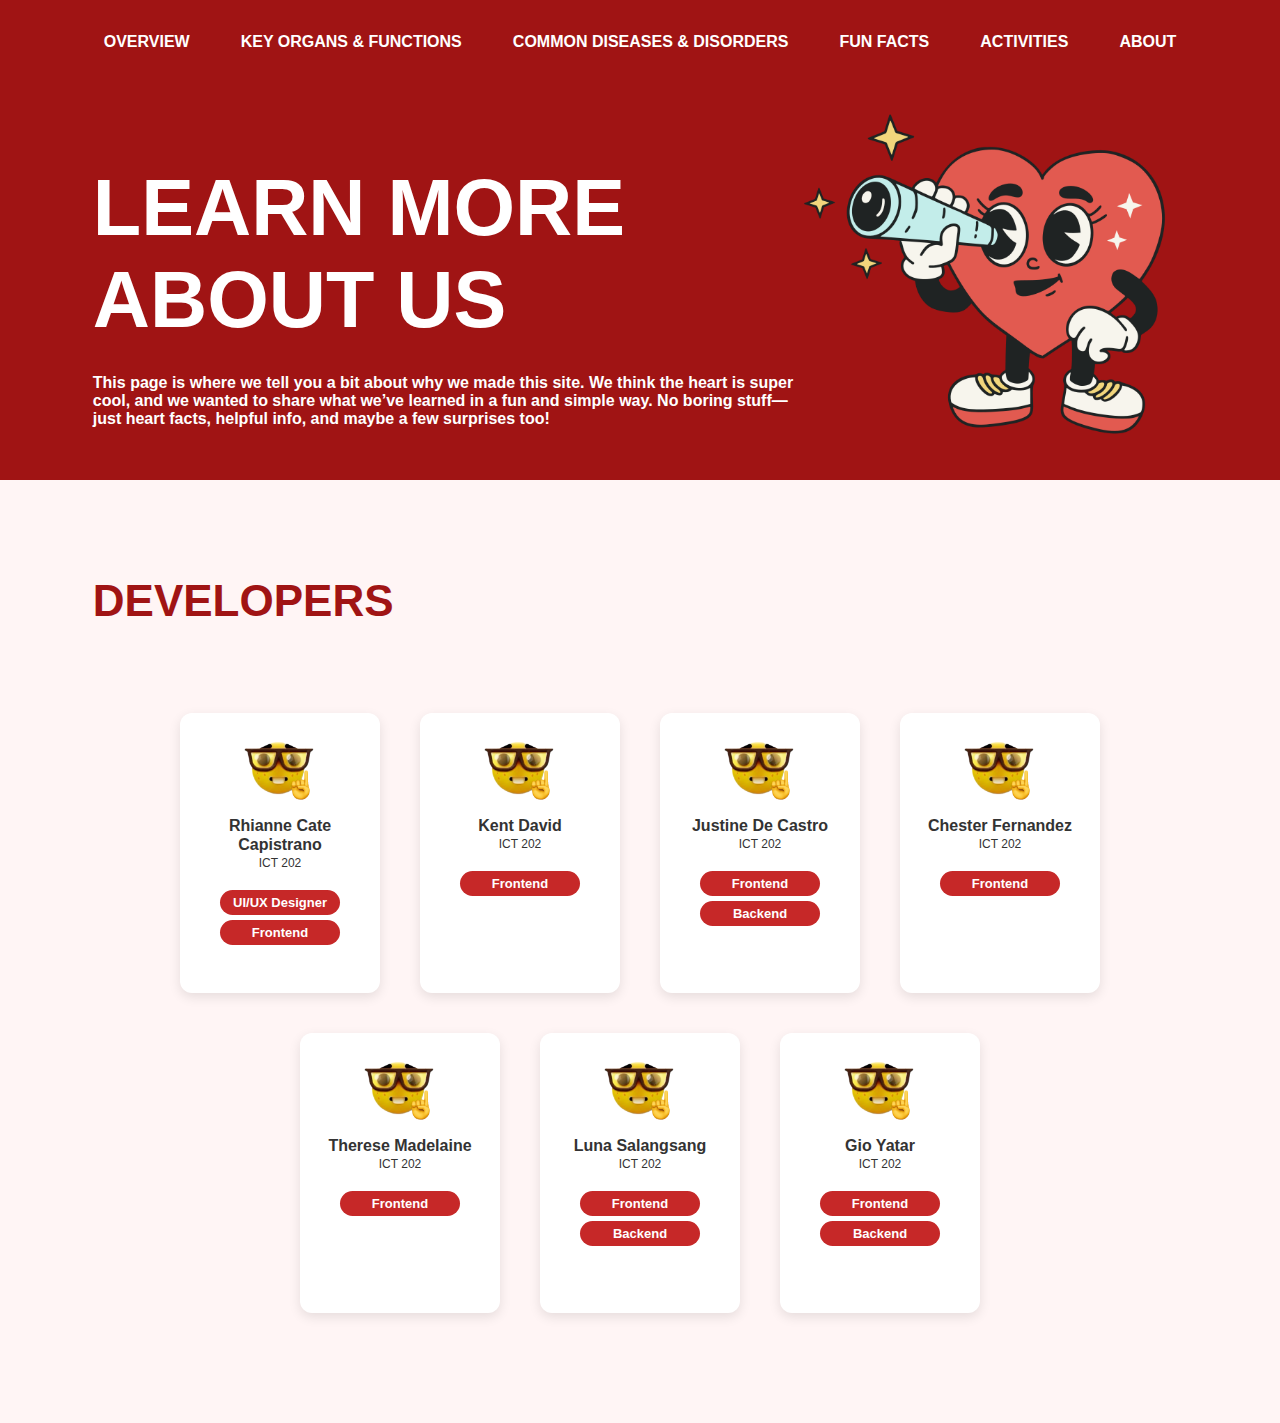
<file: ABOUT/about.html>
<!DOCTYPE html>
<html lang="en">
    <head>
      <meta charset="UTF-8">
      <meta name="viewport" content="width=device-width, initial-scale=1.0">
      <title>Explore Your Cardiovascular System</title>
      <link rel="stylesheet" href="about.css">
    </head>
    <body>
      <!-- Top Section -->
      <section id="introSection">
        <!-- Navigation Bar -->
        <nav id="topNav">
          <ul>
            <li><a href="../index.html">OVERVIEW</a></li>
            <li><a href="../KEY ORGANS & FUNCTIONS/organs.html">KEY ORGANS & FUNCTIONS</a></li>
            <li><a href="../COMMON DISEASES & DISORDERS/disease.html">COMMON DISEASES & DISORDERS</a></li>
            <li><a href="../FUN FACTS/fun.html">FUN FACTS</a></li>
            <li class="dropdown">
              <a href="#">ACTIVITIES</a>
              <ul class="dropdown-content">
                <li><a href="../QUIZ/quiz.html">QUIZ</a></li>
                <li><a href="#">GUESS</a></li>
                <li><a href="#">PUZZLE</a></li>
              </ul>
            </li>
            <li><a href="about.html">ABOUT</a></li>
          </ul>
        </nav>        

        <div id="contents">
          <div id="textContent">
            <h1 id="slogan">LEARN MORE ABOUT US</h1>
            <h2 id="description">This page is where we tell you a bit about why we made this site. We think the heart is super cool, and we wanted to share what we’ve learned in a fun and simple way. No boring stuff—just heart facts, helpful info, and maybe a few surprises too!</h2>
          </div>
          <img id="mainHeartIMG" src="../img/about" alt="Heart Illustration">
        </div>
      </section>

      <!-- Middle Section -->   
      <section id="overviewSection">
        <h2 class="mainPageH2">DEVELOPERS</h2>
        <div class="card-container">
            <div class="card">
                <div class="circle"><img src="../img/Nerd.png"></div>
                <h3>Rhianne Cate Capistrano</h3>
                <p>ICT 202</p>
                <div class="role">UI/UX Designer</div>
                <div class="role">Frontend</div>
            </div>
            <div class="card">
                <div class="circle"><img src="../img/Nerd.png"></div>
                <h3>Kent David</h3>
                <p>ICT 202</p>
                <div class="role">Frontend</div>
            </div>
            <div class="card">
                <div class="circle"><img src="../img/Nerd.png"></div>
                <h3>Justine De Castro</h3>
                <p>ICT 202</p>
                <div class="role">Frontend</div>
                <div class="role">Backend</div>
            </div>
            <div class="card">
                <div class="circle"><img src="../img/Nerd.png"></div>
                <h3>Chester Fernandez</h3>
                <p>ICT 202</p>
                <div class="role">Frontend</div>
            </div>
            <div class="card">
                <div class="circle"><img src="../img/Nerd.png"></div>
                <h3>Therese Madelaine</h3>
                <p>ICT 202</p>
                <div class="role">Frontend</div>
            </div>
            <div class="card">
              <div class="circle"><img src="../img/Nerd.png"></div>
              <h3>Luna Salangsang</h3>
              <p>ICT 202</p>
              <div class="role">Frontend</div>
              <div class="role">Backend</div>
          </div>
          <div class="card">
            <div class="circle"><img src="../img/Nerd.png"></div>
            <h3>Gio Yatar</h3>
            <p>ICT 202</p>
            <div class="role">Frontend</div>
            <div class="role">Backend</div>
          </div>
        </div>
      </section>  
</html>
</file>
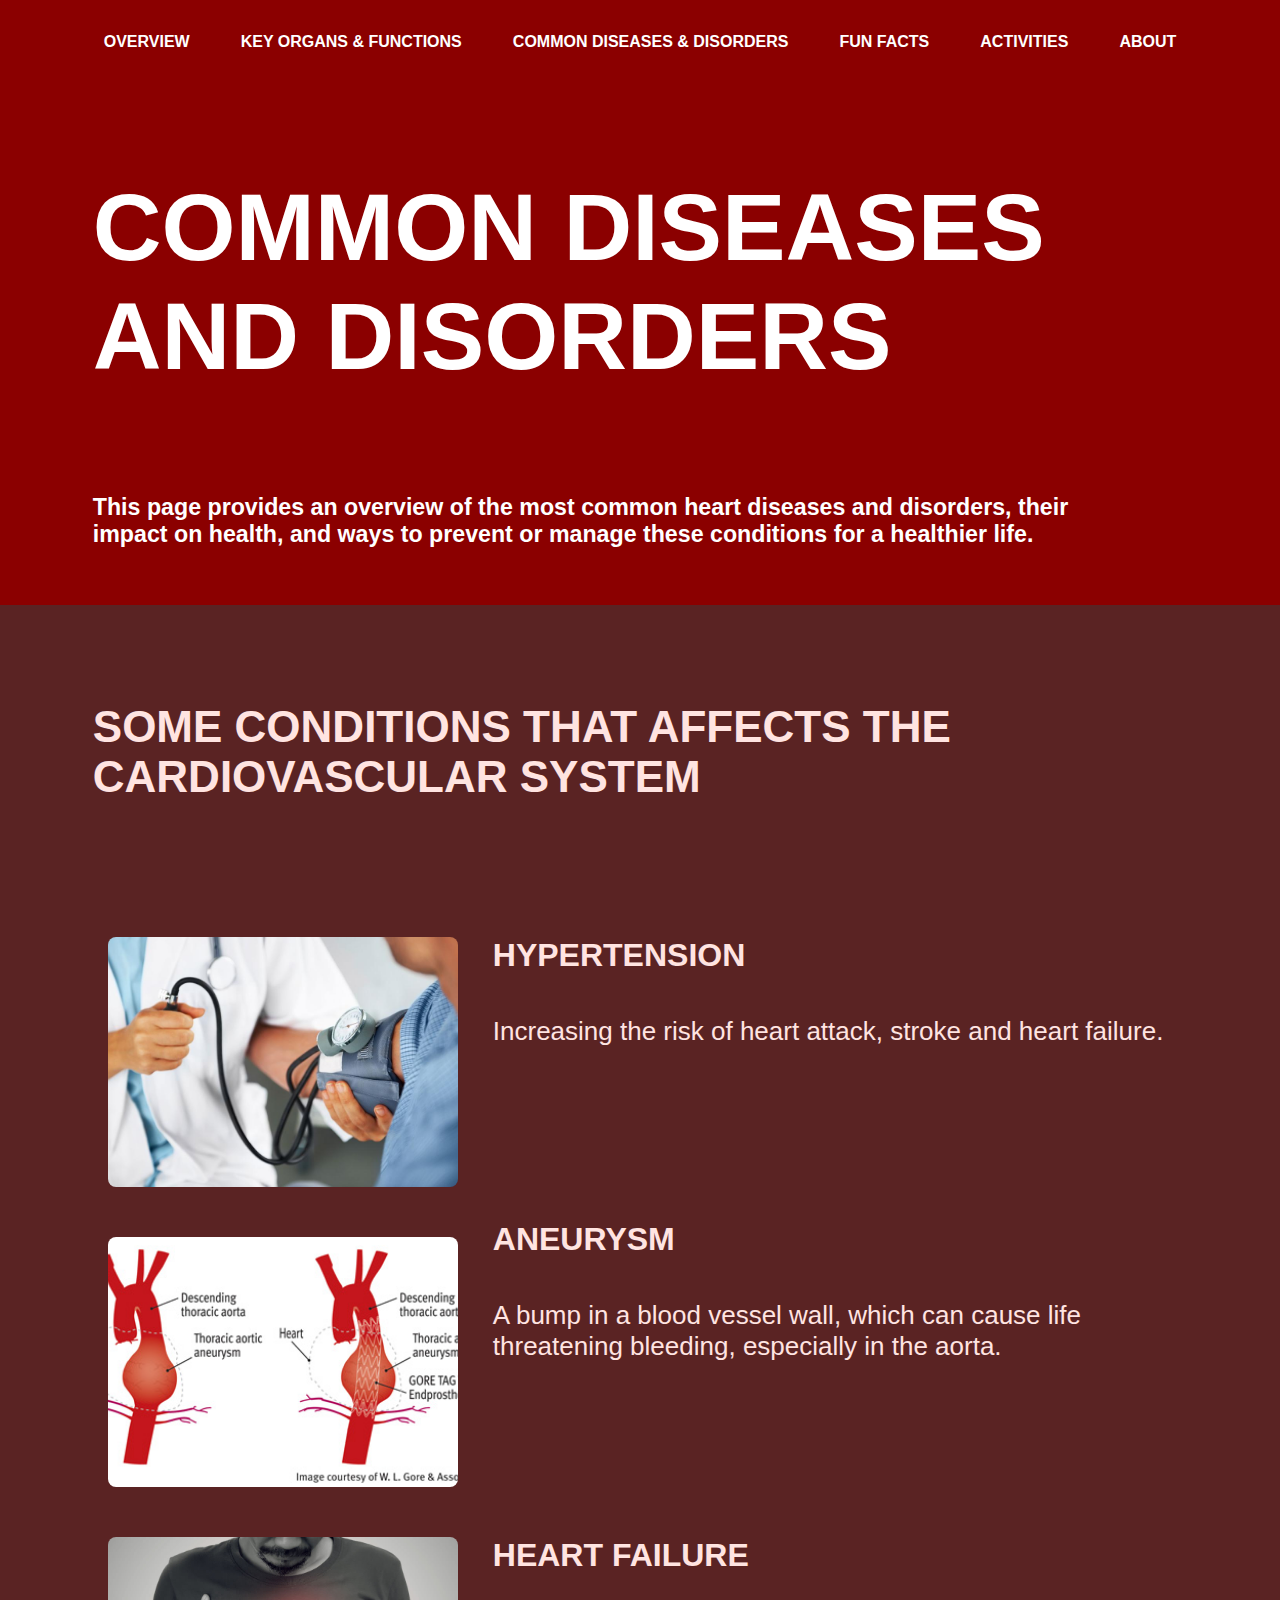
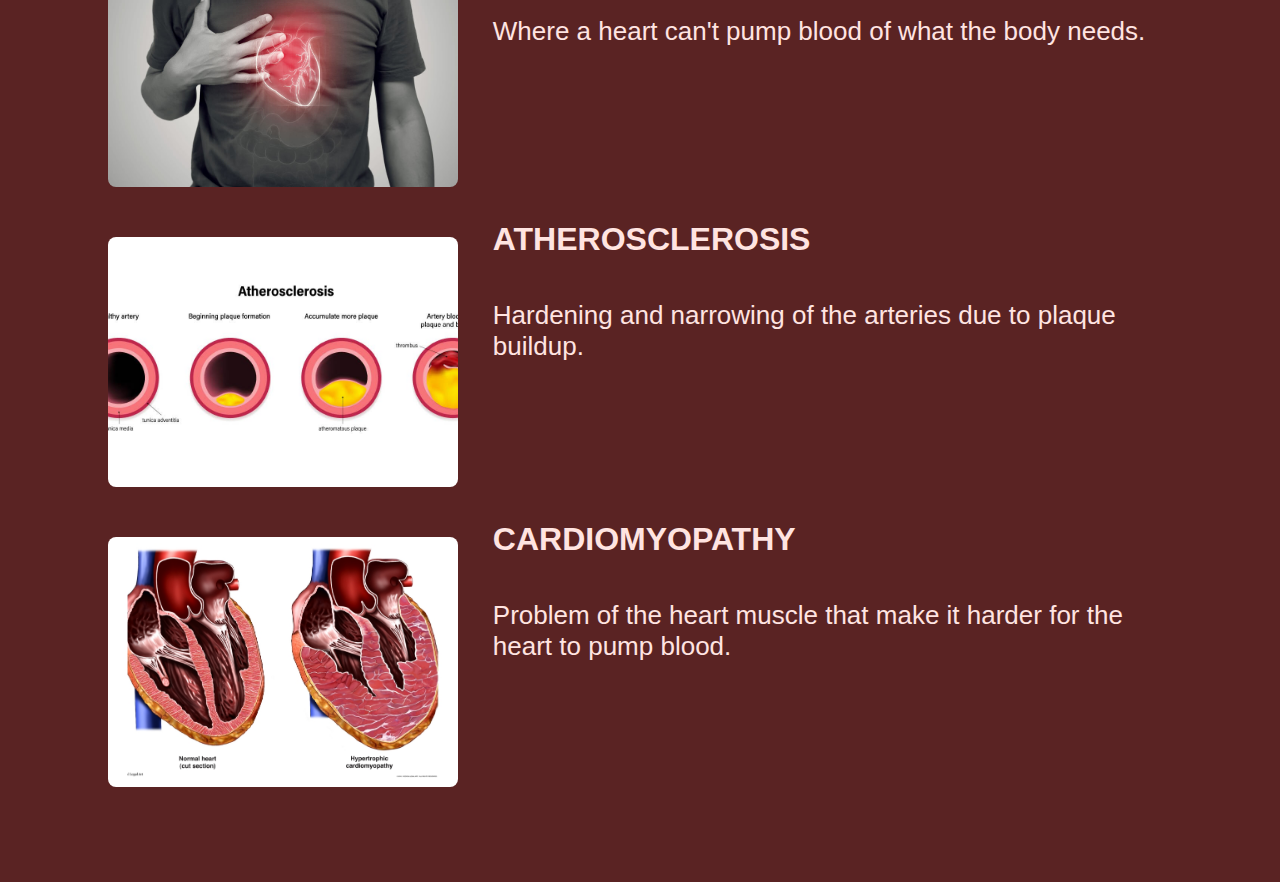
<file: COMMON DISEASES & DISORDERS/disease.html>
<!DOCTYPE html>
<html lang="en">
    <head>
      <meta charset="UTF-8">
      <meta name="viewport" content="width=device-width, initial-scale=1.0">
      <title>Explore Your Cardiovascular System</title>
      <link rel="stylesheet" href="disease.css">
    </head>
    <body>
      <!-- Top Section -->
      <section id="introSection">
        <!-- Navigation Bar -->
        <nav id="topNav">
          <ul>
            <li><a href="../index.html">OVERVIEW</a></li>
            <li><a href="../KEY ORGANS & FUNCTIONS/organs.html">KEY ORGANS & FUNCTIONS</a></li>
            <li><a href="disease.html">COMMON DISEASES & DISORDERS</a></li>
            <li><a href="../FUN FACTS/fun.html">FUN FACTS</a></li>
            <li class="dropdown">
              <a href="#">ACTIVITIES</a>
              <ul class="dropdown-content">
                <li><a href="../QUIZ/quiz.html">QUIZ</a></li>
                <li><a href="#">GUESS</a></li>
                <li><a href="#">PUZZLE</a></li>
              </ul>
            </li>
            <li><a href="../ABOUT/about.html">ABOUT</a></li>
          </ul>
        </nav>        

        <div id="contents">
          <div id="textContent">
            <h1 id="slogan">COMMON DISEASES AND DISORDERS</h1>
            <h2 id="description">This page provides an overview of the most common heart diseases and disorders, their impact on health, and ways to prevent or manage these conditions for a healthier life.</h2>
          </div>
        </div>
      </section>
      
      <!-- Middle Section -->
      <section id="videoSection">
        <h2 class="mainPageH2">SOME CONDITIONS THAT AFFECTS THE CARDIOVASCULAR SYSTEM</h2>

        <div class="card">
          <img src="../img/hypertension.jpg" alt="hypertension">
          <div class="bottomcard-text">
            <h3>HYPERTENSION</h3>
            <p>Increasing the risk of heart attack, stroke and heart failure.</p>
          </div>
        </div>

        <div class="card">
          <img src="../img/aneurysm.jpg" alt="aneurysm">
          <div class="bottomcard-text">
            <h3>ANEURYSM</h3>
            <p>A bump in a blood vessel wall, which can cause life threatening bleeding, especially in the aorta.</p>
          </div>
        </div>

        <div class="card">
          <img src="../img/heartfailure.jpg" alt="heartfailure">
          <div class="bottomcard-text">
            <h3>HEART FAILURE</h3>
            <p>Where a heart can't pump blood of what the body needs.</p>
          </div>
        </div>

        <div class="card">
          <img src="../img/atherosclerosis.jpg" alt="atherosclerosis">
          <div class="bottomcard-text">
            <h3>ATHEROSCLEROSIS</h3>
            <p>Hardening and narrowing of the arteries due to plaque buildup.</p>
          </div>
        </div>

        <div class="card">
          <img src="../img/cardiomyopathy.jpg" alt="cardiomyopathy">
          <div class="bottomcard-text">
            <h3>CARDIOMYOPATHY</h3>
            <p>Problem of the heart muscle that make it harder for the heart to pump blood.</p>
          </div>
        </div>
      </section>      
</html>
</file>
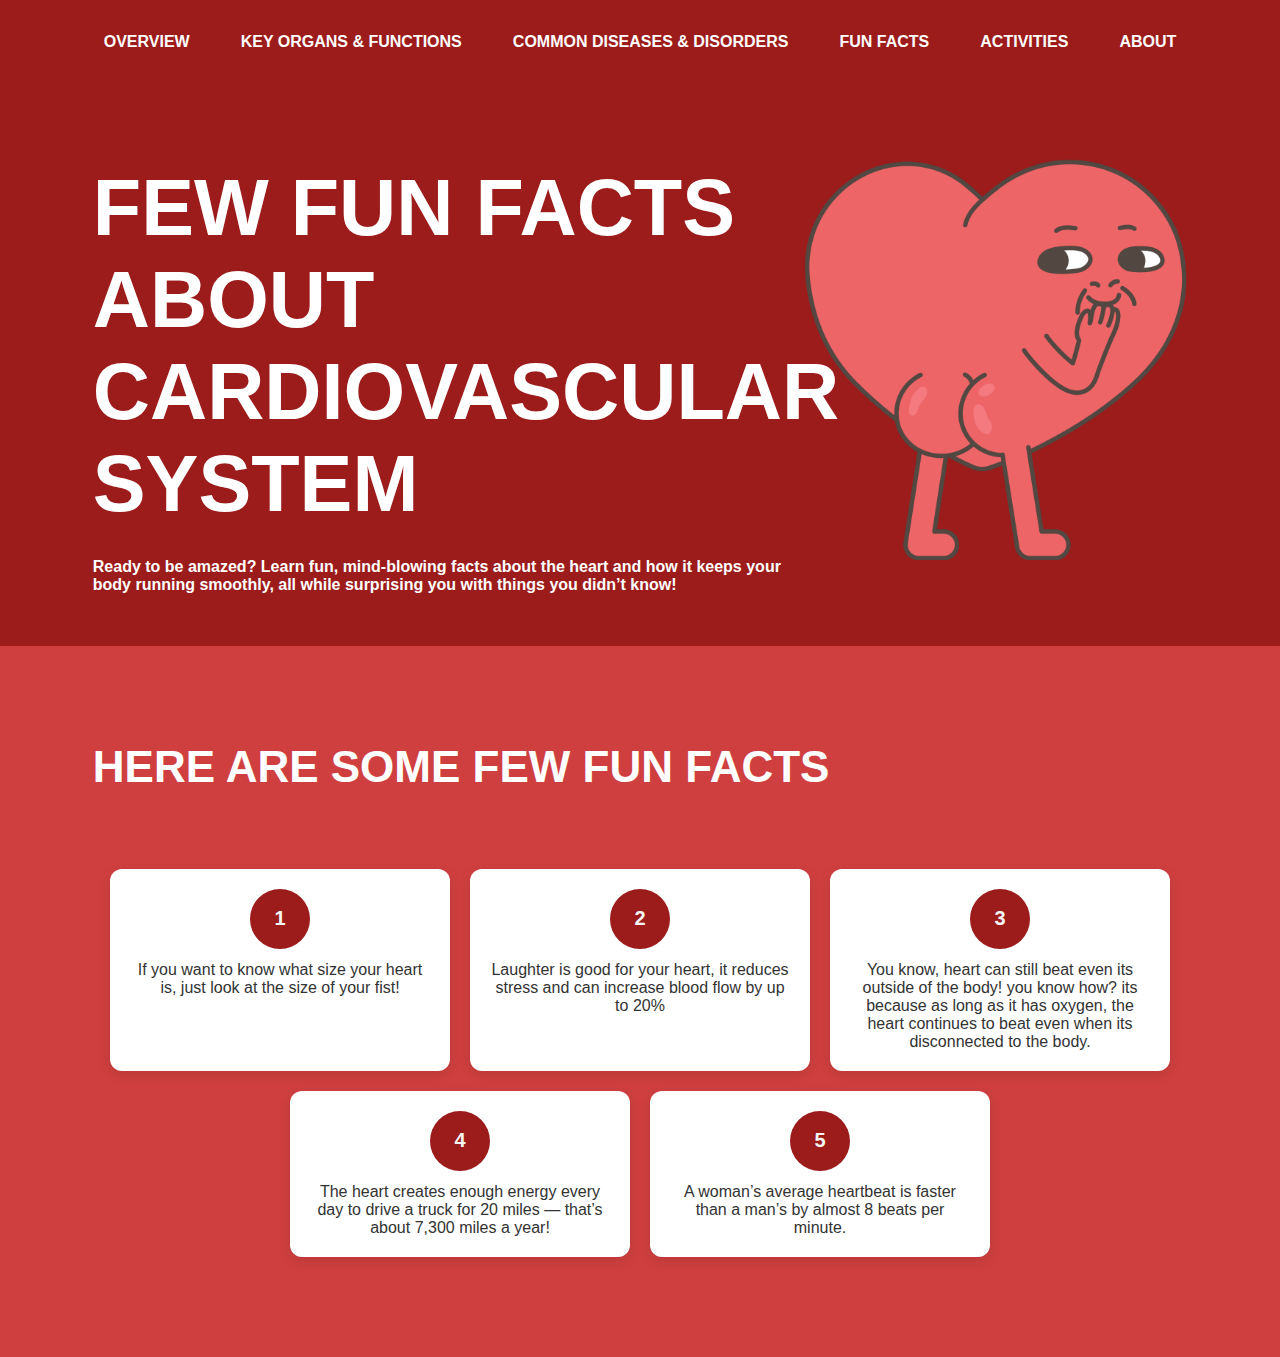
<file: FUN FACTS/fun.html>
<!DOCTYPE html>
<html lang="en">
    <head>
      <meta charset="UTF-8">
      <meta name="viewport" content="width=device-width, initial-scale=1.0">
      <title>Explore Your Cardiovascular System</title>
      <link rel="stylesheet" href="fun.css">
    </head>
    <body>
      <!-- Top Section -->
      <section id="introSection">
        <!-- Navigation Bar -->
        <nav id="topNav">
          <ul>
            <li><a href="../index.html">OVERVIEW</a></li>
            <li><a href="../KEY ORGANS & FUNCTIONS/organs.html">KEY ORGANS & FUNCTIONS</a></li>
            <li><a href="../COMMON DISEASES & DISORDERS/disease.html">COMMON DISEASES & DISORDERS</a></li>
            <li><a href="fun.html">FUN FACTS</a></li>
            <li class="dropdown">
              <a href="#">ACTIVITIES</a>
              <ul class="dropdown-content">
                <li><a href="../QUIZ/quiz.html">QUIZ</a></li>
                <li><a href="#">GUESS</a></li>
                <li><a href="#">PUZZLE</a></li>
              </ul>
            </li>
            <li><a href="../ABOUT/about.html">ABOUT</a></li>
          </ul>
        </nav>        

        <div id="contents">
          <div id="textContent">
            <h1 id="slogan">FEW FUN FACTS ABOUT CARDIOVASCULAR SYSTEM</h1>
            <h2 id="description">Ready to be amazed? Learn fun, mind-blowing facts about the heart and how it keeps your body running smoothly, all while surprising you with things you didn’t know!</h2>
          </div>
          <img id="mainHeartIMG" src="../img/funnyheart" alt="Heart Illustration">
        </div>
      </section>

      <!-- Middle Section -->   
      <section id="overviewSection">
        <h2 class="mainPageH2">HERE ARE SOME FEW FUN FACTS</h2>
        <div class="card-container">
            <div class="card">
                <div class="circle">1</div>
                <p>If you want to know what size your heart is, just look at the size of your fist!</p>
            </div>
            <div class="card">
                <div class="circle">2</div>
                <p>Laughter is good for your heart, it reduces stress and can increase blood flow by up to 20%</p>
            </div>
            <div class="card">
                <div class="circle">3</div>
                <p>You know, heart can still beat even its outside of the body! you know how? its because as long as it has oxygen, the heart continues to beat even when its disconnected to the body.</p>
            </div>
            <div class="card">
                <div class="circle">4</div>
                <p>The heart creates enough energy every day to drive a truck for 20 miles — that’s about 7,300 miles a year!</p>
            </div>
            <div class="card">
                <div class="circle">5</div>
                <p>A woman’s average heartbeat is faster than a man’s by almost 8 beats per minute.</p>
            </div>
        </div>
          
          
      </section>  
</html>
</file>
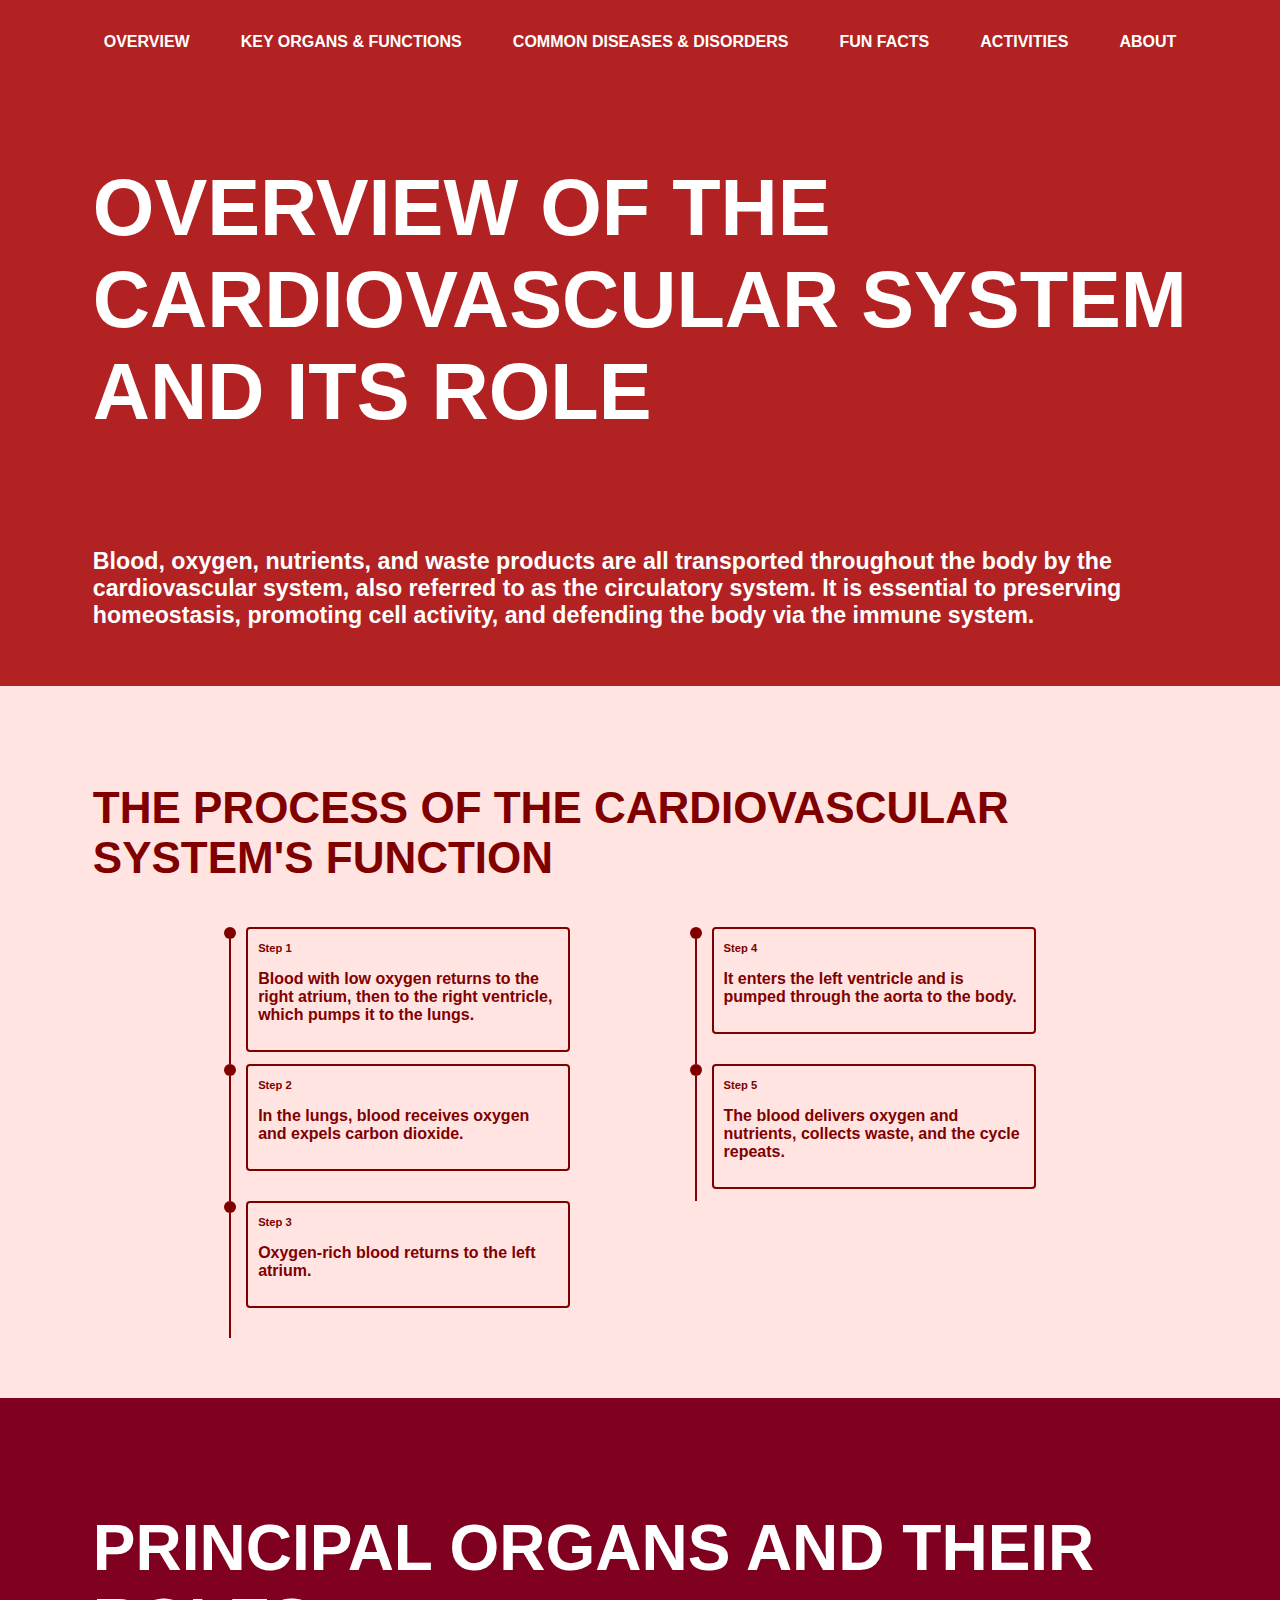
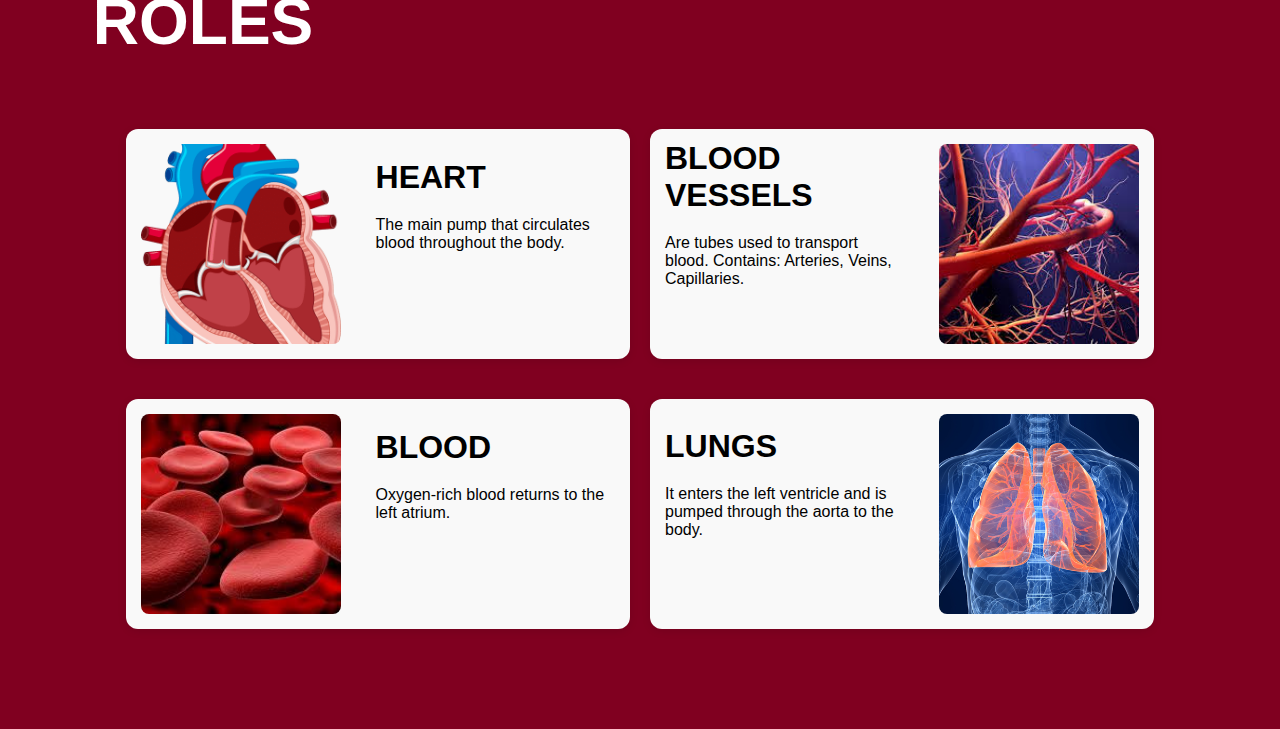
<file: KEY ORGANS & FUNCTIONS/organs.html>
<!DOCTYPE html>
<html lang="en">
    <head>
      <meta charset="UTF-8">
      <meta name="viewport" content="width=device-width, initial-scale=1.0">
      <title>Explore Your Cardiovascular System</title>
      <link rel="stylesheet" href="organs.css">
    </head>
    <body>
      <!-- Top Section -->
      <section id="introSection">
        <!-- Navigation Bar -->
        <nav id="topNav">
          <ul>
            <li><a href="../index.html">OVERVIEW</a></li>
            <li><a href="organs.html">KEY ORGANS & FUNCTIONS</a></li>
            <li><a href="../COMMON DISEASES & DISORDERS/disease.html">COMMON DISEASES & DISORDERS</a></li>
            <li><a href="../FUN FACTS/fun.html">FUN FACTS</a></li>
            <li class="dropdown">
              <a href="#">ACTIVITIES</a>
              <ul class="dropdown-content">
                <li><a href="../QUIZ/quiz.html">QUIZ</a></li>
                <li><a href="#">GUESS</a></li>
                <li><a href="#">PUZZLE</a></li>
              </ul>
            </li>
            <li><a href="../ABOUT/about.html">ABOUT</a></li>
          </ul>
        </nav>         

        <div id="contents">
          <div id="textContent">
            <h1 id="slogan">OVERVIEW OF THE CARDIOVASCULAR SYSTEM AND ITS ROLE</h1>
            <h2 id="description">Blood, oxygen, nutrients, and waste products are all transported throughout the body by the cardiovascular system, also referred to as the circulatory system. It is essential to preserving homeostasis, promoting cell activity, and defending the body via the immune system.</h2>
      </section>

      <!-- Middle Section -->   
      <section id="overviewSection">
        <h2 class="mainPageH2">THE PROCESS OF THE CARDIOVASCULAR SYSTEM'S FUNCTION</h2>

        <div class="timeline">
          <div class="left-column">
            <div class="item">
              <div class="bullet-line">
                <div class="circle"></div>
                <div class="line"></div>
              </div>
              <div class="text-box">
                <p class="bulletStep">Step 1</p>
                <p>Blood with low oxygen returns to the right atrium, then to the right ventricle, which pumps it to the lungs.</p>
              </div>
            </div>
        
            <div class="item">
              <div class="bullet-line">
                <div class="circle"></div>
                <div class="line"></div>
              </div>
              <div class="text-box">
                <p class="bulletStep">Step 2</p>
                <p>In the lungs, blood receives oxygen and expels carbon dioxide.</p>
              </div>
            </div>
        
            <div class="item">
              <div class="bullet-line">
                <div class="circle"></div>
                <div class="line"></div>
              </div>
              <div class="text-box">
                <p class="bulletStep">Step 3</p>
                <p>Oxygen-rich blood returns to the left atrium.</p>
              </div>
            </div>
          </div>
        
          <div class="right-column">
            <div class="item">
              <div class="bullet-line">
                <div class="circle"></div>
                <div class="line"></div>
              </div>
              <div class="text-box">
                <p class="bulletStep">Step 4</p>
                <p>It enters the left ventricle and is pumped through the aorta to the body.</p>
              </div>
            </div>
        
            <div class="item">
              <div class="bullet-line">
                <div class="circle"></div>
                <div class="line"></div>
              </div>
              <div class="text-box">
                <p class="bulletStep">Step 5</p>
                <p>The blood delivers oxygen and nutrients, collects waste, and the cycle repeats.</p>
              </div>
            </div>
          </div>
        </div>
        

      </section>
      
      <!-- Bottom Section -->
      <section id="videoSection">
        <h2 id="videoH2">PRINCIPAL ORGANS AND THEIR ROLES</h2>
        <section id="cardioProcess">
          <div class="grid-container">
            <div class="card">
              <img src="../img/heart1.png" alt="heart">
              <div class="card-text">
                <h3>HEART</h3>
                <p>The main pump that circulates blood throughout the body.</p>
              </div>
            </div>
            
            <div class="card reverse">
              <img src="../img/bloodVessels.jpg" alt="blood vessels">
              <div class="card-text">
                <h3>BLOOD VESSELS</h3>
                <p>Are tubes used to transport blood. Contains: Arteries, Veins, Capillaries.</p>
              </div>
            </div>
            
            <div class="card">
              <img src="../img/blood.jpg" alt="blood">
              <div class="card-text">
                <h3>BLOOD</h3>
                <p>Oxygen-rich blood returns to the left atrium.</p>
              </div>
            </div>
            
            <div class="card reverse">
              <img src="../img/lungs.jpeg" alt="lungs">
              <div class="card-text">
                <h3>LUNGS</h3>
                <p>It enters the left ventricle and is pumped through the aorta to the body.</p>
              </div>
            </div>
          </div>
        </section>        
      </section>      
</html>
</file>
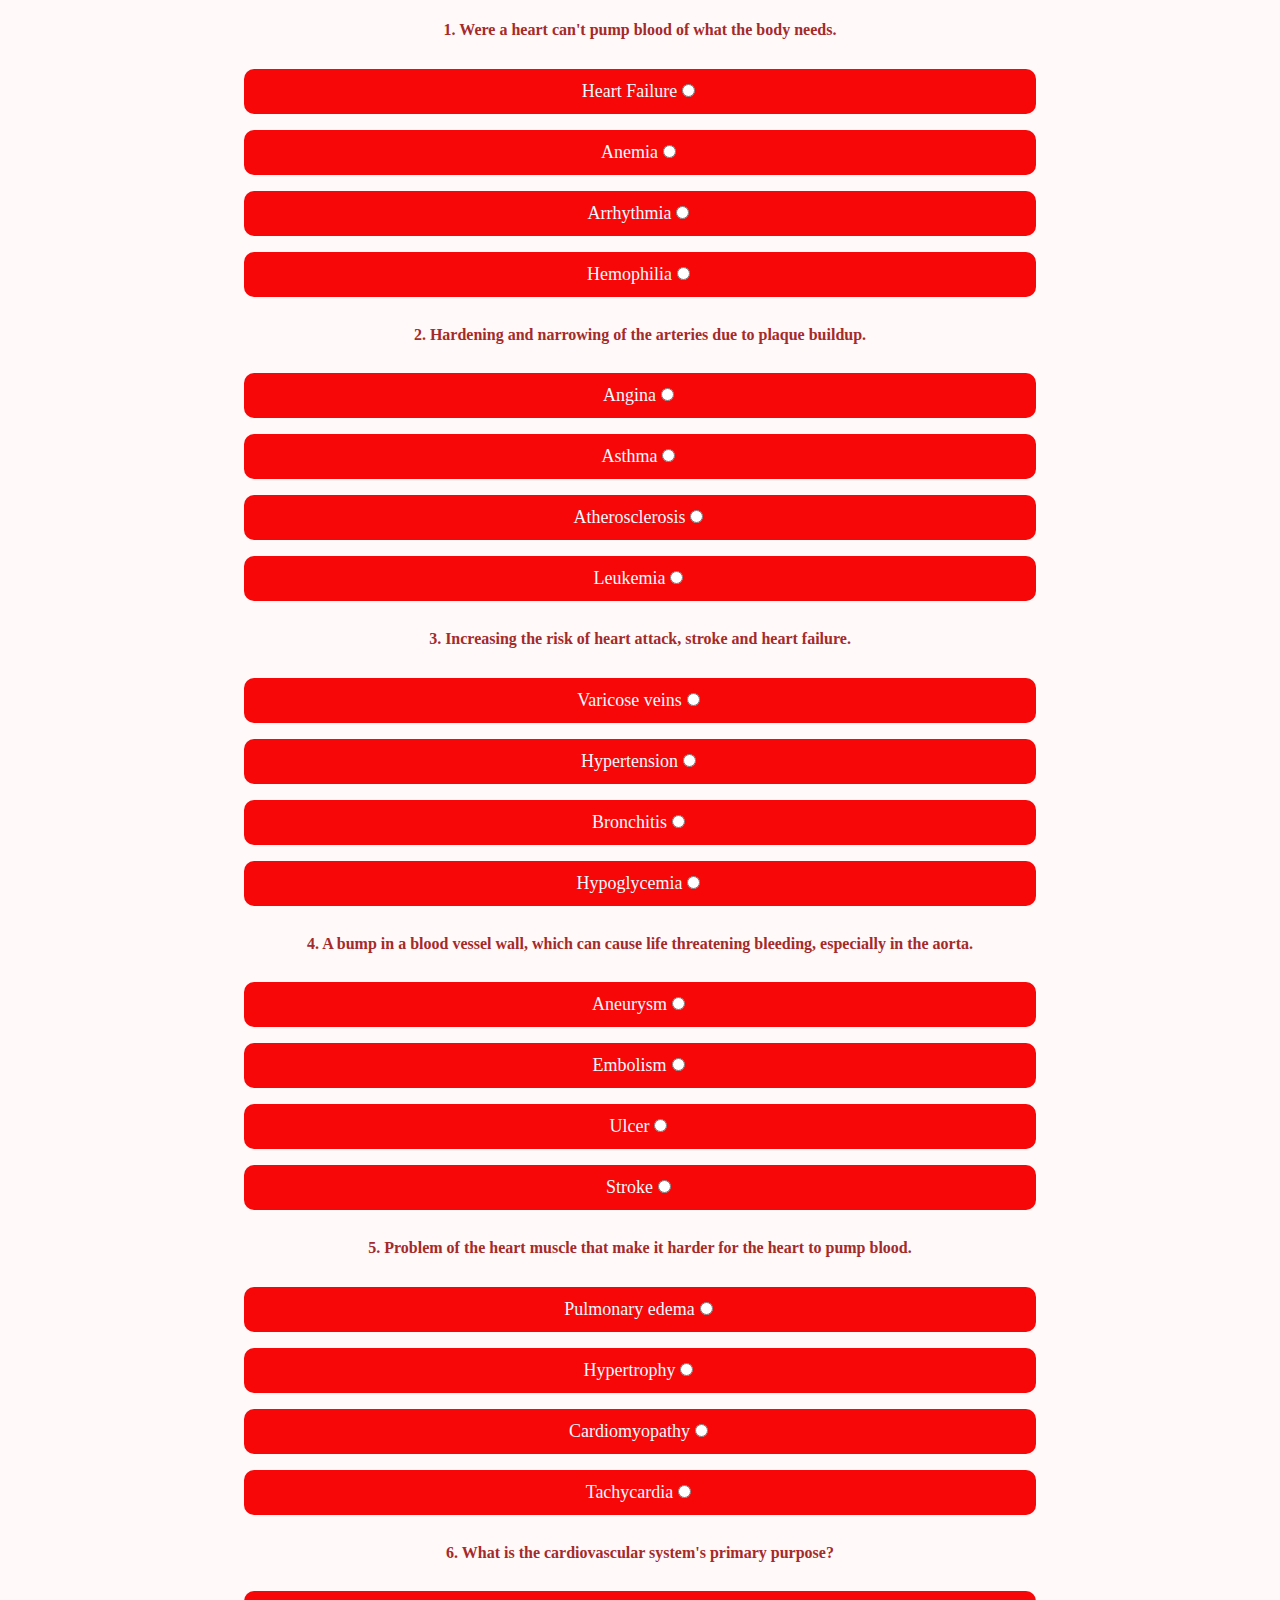
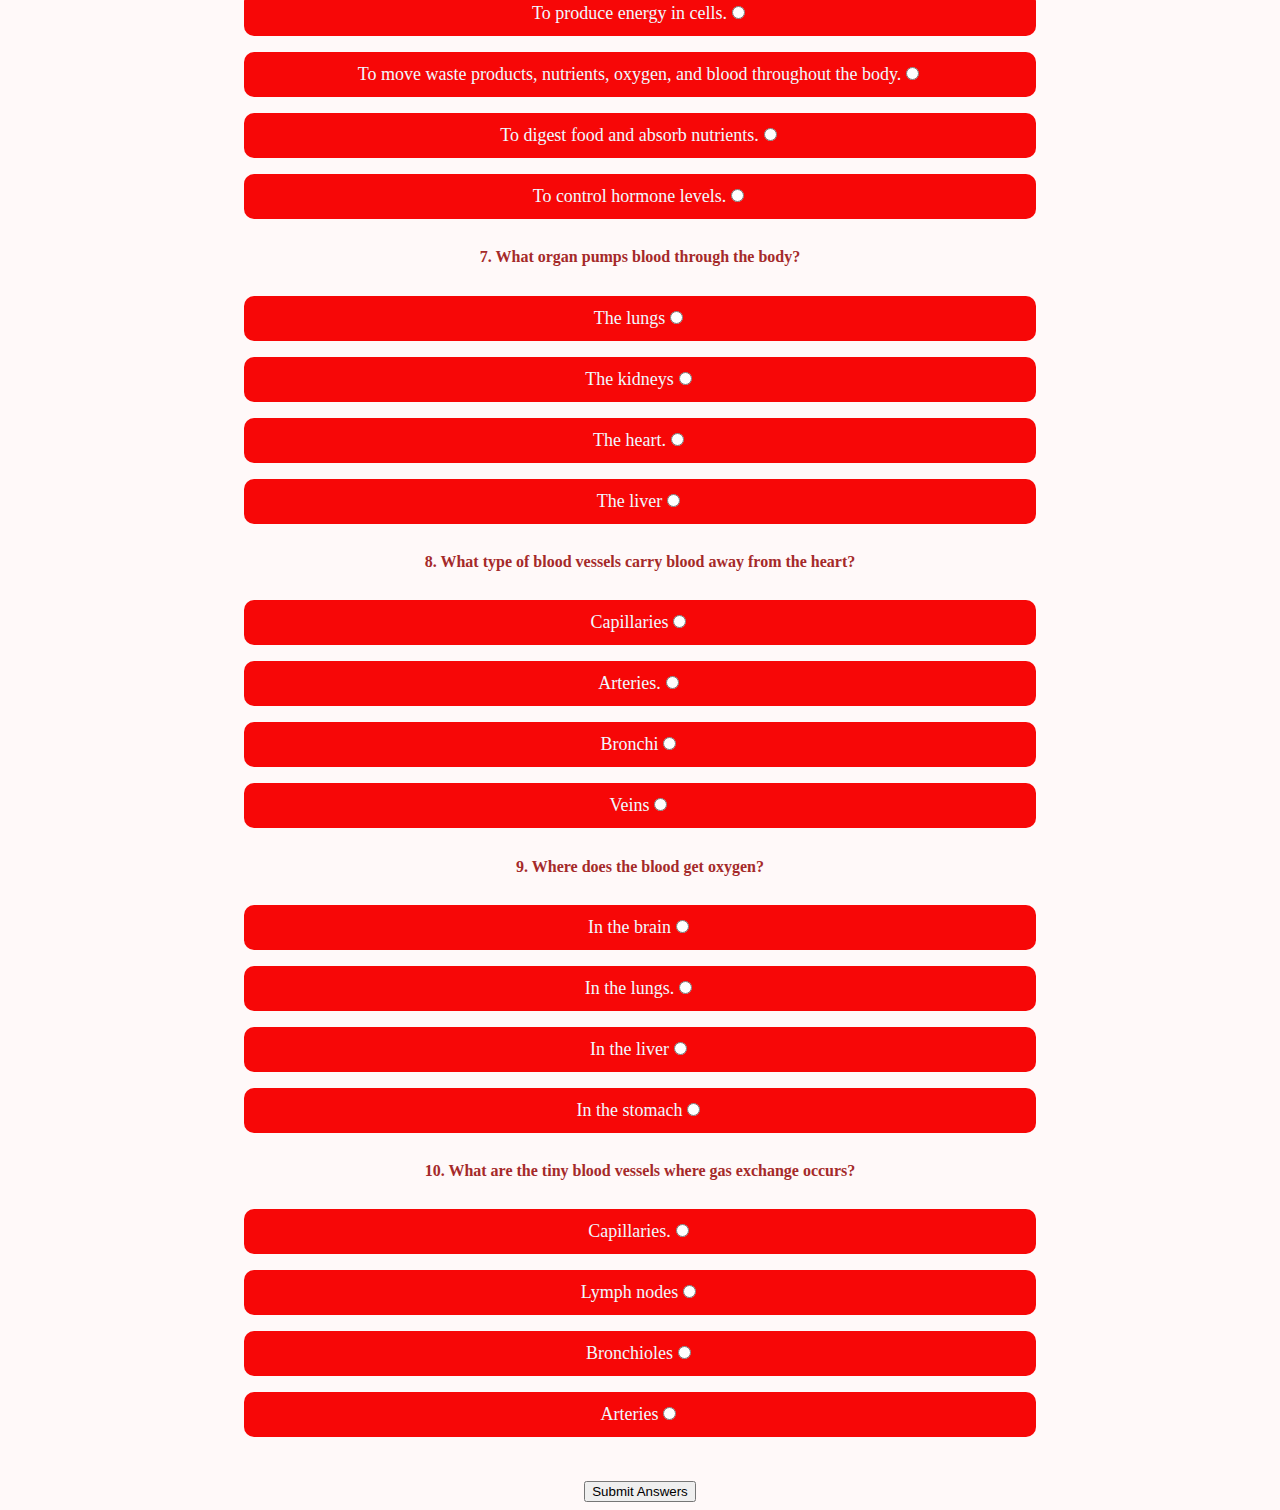
<file: QUIZ/quiz.html>
<!DOCTYPE html>
<html lang="en">
<head>
    <link rel="stylesheet" href="quiz.css">
</head>
<body>

<center>
    <h4>1. Were a heart can't pump blood of what the body needs.</h4>
    <div id="q1-answers">
        <label class="box">Hemophilia<input type="radio" name="question1"></label>
        <label class="box">Arrhythmia<input type="radio" name="question1"></label>
        <label class="box">Anemia<input type="radio" name="question1"></label>
        <label class="correctid" for="correct1">Heart Failure<input type="radio" name="question1" id="correct1"></label>
    </div>

    <h4>2. Hardening and narrowing of the arteries due to plaque buildup.</h4>
    <div id="q2-answers">
        <label class="correctid" for="correct2">Atherosclerosis<input type="radio" name="question2" id="correct2"></label>
        <label class="box">Leukemia<input type="radio" name="question2"></label>
        <label class="box">Angina<input type="radio" name="question2"></label>
        <label class="box">Asthma<input type="radio" name="question2"></label>
    </div>

    <h4>3. Increasing the risk of heart attack, stroke and heart failure.</h4>
    <div id="q3-answers">
        <label class="box">Hypoglycemia<input type="radio" name="question3"></label>
        <label class="box">Bronchitis<input type="radio" name="question3"></label>
        <label class="box">Varicose veins<input type="radio" name="question3"></label>
        <label class="correctid" for="correct3">Hypertension<input type="radio" name="question3" id="correct3"></label>
    </div>

    <h4>4. A bump in a blood vessel wall, which can cause life threatening bleeding, especially in the aorta.</h4>
    <div id="q4-answers">
        <label class="box">Stroke<input type="radio" name="question4"></label>
        <label class="box">Embolism<input type="radio" name="question4"></label>
        <label class="box">Ulcer<input type="radio" name="question4"></label>
        <label class="correctid" for="correct4">Aneurysm<input type="radio" name="question4" id="correct4"></label>
    </div>

    <h4>5. Problem of the heart muscle that make it harder for the heart to pump blood.</h4>
    <div id="q5-answers">
        <label class="box">Tachycardia<input type="radio" name="question5"></label>
        <label class="box">Pulmonary edema<input type="radio" name="question5"></label>
        <label class="box">Hypertrophy<input type="radio" name="question5"></label>
        <label class="correctid" for="correct5">Cardiomyopathy<input type="radio" name="question5" id="correct5"></label>
    </div>

    <h4>6. What is the cardiovascular system's primary purpose?</h4>
    <div id="q6-answers">
        <label class="box">To control hormone levels.<input type="radio" name="question6"></label>
        <label class="box">To digest food and absorb nutrients.<input type="radio" name="question6"></label>
        <label class="box">To produce energy in cells.<input type="radio" name="question6"></label>
        <label class="correctid" for="correct6">To move waste products, nutrients, oxygen, and blood throughout the body.<input type="radio" name="question6" id="correct6"></label>
    </div>

    <h4>7. What organ pumps blood through the body?</h4>
    <div id="q7-answers">
        <label class="box">The liver<input type="radio" name="question7"></label>
        <label class="box">The lungs<input type="radio" name="question7"></label>
        <label class="box">The kidneys<input type="radio" name="question7"></label>
        <label class="correctid" for="correct7">The heart.<input type="radio" name="question7" id="correct7"></label>
    </div>

    <h4>8. What type of blood vessels carry blood away from the heart?</h4>
    <div id="q8-answers">
        <label class="box">Veins<input type="radio" name="question8"></label>
        <label class="box">Capillaries<input type="radio" name="question8"></label>
        <label class="box">Bronchi<input type="radio" name="question8"></label>
        <label class="correctid" for="correct8">Arteries.<input type="radio" name="question8" id="correct8"></label>
    </div>

    <h4>9. Where does the blood get oxygen?</h4>
    <div id="q9-answers">
        <label class="box">In the brain<input type="radio" name="question9"></label>
        <label class="box">In the stomach<input type="radio" name="question9"></label>
        <label class="box">In the liver<input type="radio" name="question9"></label>
        <label class="correctid" for="correct9">In the lungs.<input type="radio" name="question9" id="correct9"></label>
    </div>

    <h4>10. What are the tiny blood vessels where gas exchange occurs?</h4>
    <div id="q10-answers">
        <label class="box">Arteries<input type="radio" name="question10"></label>
        <label class="box">Lymph nodes<input type="radio" name="question10"></label>
        <label class="box">Bronchioles<input type="radio" name="question10"></label>
        <label class="correctid" for="correct10">Capillaries.<input type="radio" name="question10" id="correct10"></label>
    </div>
</center>

<br><br>
<center>
    <input id="submission" type="submit" value="Submit Answers" onclick="results()">
    <div id="result"></div>
</center>

<script>
    function shuffleAnswers(containerId) {
        const container = document.getElementById(containerId);
        const answers = Array.from(container.children);
        for (let i = answers.length - 1; i > 0; i--) {
            const j = Math.floor(Math.random() * (i + 1));
            container.appendChild(answers[j]);
        }
    }

    window.onload = function () {
        for (let i = 1; i <= 10; i++) {
            shuffleAnswers(`q${i}-answers`);
        }
    };

    function results() {
        let correct = 0;
        let incorrect = 0;

        document.querySelectorAll(".correctid").forEach(label => {
            label.classList.remove("correct-label");
        });

        for (let i = 1; i <= 10; i++) {
            const correctOption = document.getElementById(`correct${i}`);
            if (correctOption.checked) {
                correct++;
                document.querySelector(`label[for='correct${i}']`).classList.add("correct-label");
            } else {
                incorrect++;
            }
        }

        document.getElementById("result").innerHTML =
            "✅ Correct Answers: " + correct + "<br>❌ Incorrect Answers: " + incorrect;
    }
</script>

</body>
</html>
</file>
<file: ABOUT/about.css>
body {
    margin: 0;
    font-family: Arial, Helvetica, sans-serif;
}

.white-bar {
    border: none;
    height: 4px;
    background-color: white;
    margin-top: -15px;
    margin-bottom: 3%;
}

#topNav li a:hover {
    color: #ffe6e6;
}

/* Sections */
#introSection {
    background: transparent;
    padding-top: 1%;
    padding-bottom: 3%;
    padding-left: 7.25%;
    padding-right: 7.25%;
    background: #A01414;
}

#overviewSection {
    background-color: #FFF5F5;
    color: white;
    padding: 60px 7.25%;
}

#videoSection {
    background-color: rgb(82, 97, 163);
    background-size: 102%;
    padding: 60px 7.25%;
}

/* Navigation Bar */
#topNav {
    background: transparent;
    padding-top: 20px;
    padding-bottom: 20px;
    padding-left: 1%;
    padding-right: 1%;
    margin-bottom: 3.5%;
}

#topNav ul {
    list-style: none;
    display: flex;
    justify-content: space-between;
    align-items: center;
    margin: 0;
    padding: 0;
}

#topNav li a {
    color: white;
    text-decoration: none;
    font-weight: bold;
    font-size: 16px;
    transition: color 0.3s ease;
}

/* Dropdown Menu */
.dropdown {
    position: relative;
}

.dropdown-content {
    display: flex;
    flex-direction: column;
    position: absolute;
    top: 125%;
    left: 12%;
    gap: 5px;
    padding: 0;
    margin: 10px 0 0 0;
}

.dropdown-content li {
    opacity: 0;
    transform: translateY(-10px);
    transition: opacity 0.5s ease, transform 0.5s ease;
    list-style: none;
}

.dropdown-content li a {
    color: white;
    text-decoration: none;
    font-size: 14px;
}

.dropdown:hover .dropdown-content li {
    opacity: 1;
    transform: translateY(0);
}

/* Top Section Contents */
#contents {
    display: flex;
    justify-content: space-between;
    align-items: flex-start;
}

#textContent {
    max-width: 65%;
}

#slogan {
    color: white;
    font-size: 495%;
}

#description {
    color: white;
    font-size: 100%;
    margin-top: -25px;
}

#mainHeartIMG {
    max-width: 35%;
    align-self: center;
}

/* Middle Section */
.mainPageH2 {
    color: #A01414;
    font-size: 275%;
    margin-bottom: 7%;
}

.card-container {
    display: flex;
    justify-content: center;
    gap: 20px;
    flex-wrap: wrap;
    margin: 40px auto;
  }
  
  .card {
    display: flex;
    flex-direction: column;
    align-items: center;
    background-color: #fff;
    padding: 15px 10px;
    border-radius: 12px;
    box-shadow: 0 4px 12px rgba(0, 0, 0, 0.1);
    height: 250px;
    width: 180px;
    text-align: center;
    transition: transform 0.3s ease, box-shadow 0.3s ease;
    margin: 10px;
    overflow: hidden;
  }
  
  .card:hover {
    transform: translateY(-8px);
    box-shadow: 0 8px 16px rgba(0, 0, 0, 0.15);
  }
  
  .circle {
    width: 80px;
    height: 80px;
    border-radius: 50%;
    overflow: hidden;
    display: flex;
    align-items: center;
    justify-content: center;
  }
  
  .circle img {
    width: 100%;
    height: 100%;
    object-fit: cover;
  }  
  
  .card h3 {
    color: #333333;
    font-size: 16px;
    margin: 8px 0 3px;
    line-height: 1.2;
    max-width: 160px;
    overflow-wrap: break-word;
  }
  
  .card p {
    font-size: 12px;
    color: #333;
    line-height: 1.5;
    margin-top: -3px; 
    margin-bottom: 18px;
  }
  
  .role {
    width: 120px;
    height: 25px;
    background-color: #C62828;
    color: #FFFFFF;
    border-radius: 50px;
    display: flex;
    align-items: center;
    justify-content: center;
    font-weight: bold;
    font-size: 13px;
    position: relative;
    margin-bottom: 5px;
  }

  .role:hover {
    background-color: #A91E1E;
    transition: background-color 0.5s ease;
  }
</file>
<file: COMMON DISEASES & DISORDERS/disease.css>
body {
    margin: 0;
    font-family: Arial, Helvetica, sans-serif;
}

.white-bar {
    border: none;
    height: 4px;
    background-color: white;
    margin-top: -15px;
    margin-bottom: 3%;
}

#topNav li a:hover {
    color: #ffe6e6;
}

/* Sections */
#introSection {
    background: transparent;
    padding-top: 1%;
    padding-bottom: 3%;
    padding-left: 7.25%;
    padding-right: 7.25%;
    background: #8B0000;
}

#overviewSection {
    background-color: #FDF5F5;
    color: white;
    padding: 60px 7.25%;
}

#videoSection {
    background-color: #5A2323;
    background-size: 102%;
    padding: 60px 7.25%;
}

/* Navigation Bar */
#topNav {
    background: transparent;
    padding-top: 20px;
    padding-bottom: 20px;
    padding-left: 1%;
    padding-right: 1%;
    margin-bottom: 3.5%;
}

#topNav ul {
    list-style: none;
    display: flex;
    justify-content: space-between;
    align-items: center;
    margin: 0;
    padding: 0;
}

#topNav li a {
    color: white;
    text-decoration: none;
    font-weight: bold;
    font-size: 16px;
    transition: color 0.3s ease;
}

/* Dropdown Menu */
.dropdown {
    position: relative;
}

.dropdown-content {
    display: flex;
    flex-direction: column;
    position: absolute;
    top: 125%;
    left: 12%;
    gap: 5px;
    padding: 0;
    margin: 10px 0 0 0;
}

.dropdown-content li {
    opacity: 0;
    transform: translateY(-10px);
    transition: opacity 0.5s ease, transform 0.5s ease;
    list-style: none;
}

.dropdown-content li a {
    color: white;
    text-decoration: none;
    font-size: 14px;
}

.dropdown:hover .dropdown-content li {
    opacity: 1;
    transform: translateY(0);
}

/* Top Section Contents */
#contents {
    display: flex;
    justify-content: space-between;
    align-items: flex-start;
}

#textContent {
    max-width: 94%;
}

#slogan {
    color: white;
    font-size: 595%;
}

#description {
    color: white;
    font-size: 145%;
    margin-top: 10%;
}

#mainHeartIMG {
    max-width: 35%;
    align-self: center;
}

/* Middle Section */
.mainPageH2 {
    color: #FFE4E1;
    font-size: 275%;
    margin-bottom: 120px;
}

.card {
    display: flex;
    flex-direction: row;
    align-items: center;
    padding: 15px;
    border-radius: 12px;
    overflow: hidden;
    transition: transform 0.4s ease, box-shadow 0.4s ease;
    gap: 35px;
    flex: 1 1 45%;
    max-width: 100%;
    margin-bottom: 20px;
  }

  .card:hover {
    transform: scale(1.03);
    box-shadow: 0 4px 12px rgba(0, 0, 0, 0.2);
  }

  .card img {
    width: 350px;
    height: 250px;
    object-fit: cover;
    border-radius: 8px;
    flex-shrink: 0;
  }

  .card .bottomcard-text h3 {
    font-size: 32px;
    position: relative;
    top: -78px;
    color: #FFE4E1;
  }

  .card .bottomcard-text p {
    font-size: 26px;
    position: relative;
    top: -68px;
    color: #FFE4E1;
  }
</file>
<file: FUN FACTS/fun.css>
body {
    margin: 0;
    font-family: Arial, Helvetica, sans-serif;
}

.white-bar {
    border: none;
    height: 4px;
    background-color: white;
    margin-top: -15px;
    margin-bottom: 3%;
}

#topNav li a:hover {
    color: #ffe6e6;
}

/* Sections */
#introSection {
    background: transparent;
    padding-top: 1%;
    padding-bottom: 3%;
    padding-left: 7.25%;
    padding-right: 7.25%;
    background: #9C1B1B;
}

#overviewSection {
    background-color: rgb(207, 63, 63);
    color: white;
    padding: 60px 7.25%;
}

#videoSection {
    background-color: rgb(82, 97, 163);
    background-size: 102%;
    padding: 60px 7.25%;
}

/* Navigation Bar */
#topNav {
    background: transparent;
    padding-top: 20px;
    padding-bottom: 20px;
    padding-left: 1%;
    padding-right: 1%;
    margin-bottom: 3.5%;
}

#topNav ul {
    list-style: none;
    display: flex;
    justify-content: space-between;
    align-items: center;
    margin: 0;
    padding: 0;
}

#topNav li a {
    color: white;
    text-decoration: none;
    font-weight: bold;
    font-size: 16px;
    transition: color 0.3s ease;
}

/* Dropdown Menu */
.dropdown {
    position: relative;
}

.dropdown-content {
    display: flex;
    flex-direction: column;
    position: absolute;
    top: 125%;
    left: 12%;
    gap: 5px;
    padding: 0;
    margin: 10px 0 0 0;
}

.dropdown-content li {
    opacity: 0;
    transform: translateY(-10px);
    transition: opacity 0.5s ease, transform 0.5s ease;
    list-style: none;
}

.dropdown-content li a {
    color: white;
    text-decoration: none;
    font-size: 14px;
}

.dropdown:hover .dropdown-content li {
    opacity: 1;
    transform: translateY(0);
}

/* Top Section Contents */
#contents {
    display: flex;
    justify-content: space-between;
    align-items: flex-start;
}

#textContent {
    max-width: 65%;
}

#slogan {
    color: white;
    font-size: 495%;
}

#description {
    color: white;
    font-size: 100%;
    margin-top: -25px;
}

#learnButton {
    margin-top: 30px;
    padding: 15px 30px;
    font-size: 18px;
    background-color: #ff4d4d;
    color: white;
    border: none;
    border-radius: 8px;
    cursor: pointer;
    transition: background-color 0.3s ease, transform 0.2s ease;
}

#learnButton:hover {
    background-color: #cc0000;
    transform: scale(1.05);
}

#mainHeartIMG {
    max-width: 35%;
    align-self: center;
}

/* Middle Section */
.mainPageH2 {
    color: white;
    font-size: 275%;
    margin-bottom: 7%;
}

.card-container {
    display: flex;
    justify-content: center;
    gap: 20px;
    flex-wrap: wrap;
    margin: 40px auto;
  }
  
  .card {
    display: flex;
    flex-direction: column;
    align-items: center;
    background-color: #fff;
    padding: 20px;
    border-radius: 12px;
    box-shadow: 0 4px 12px rgba(0,0,0,0.1);
    max-width: 300px;
    text-align: center;
    transition: transform 0.3s ease, box-shadow 0.3s ease;
  }
  
  .card:hover {
    transform: translateY(-8px);
    box-shadow: 0 8px 16px rgba(0,0,0,0.15);
  }
  
  .circle {
    width: 60px;
    height: 60px;
    background-color: #9C1B1B;
    color: #F5F5F5;
    border-radius: 50%;
    display: flex;
    align-items: center;
    justify-content: center;
    font-weight: bold;
    font-size: 20px;
    margin-bottom: 12px;
  }
  
  .card p {
    margin: 0;
    font-size: 16px;
    color: #333;
  }
</file>
<file: KEY ORGANS & FUNCTIONS/organs.css>
body {
    margin: 0;
    font-family: Arial, Helvetica, sans-serif;
}

.white-bar {
    border: none;
    height: 4px;
    background-color: #800000;
    margin-top: -15px;
    margin-bottom: 3%;
}

#topNav li a:hover {
    color: #ffe6e6;
}

/* Sections */
#introSection {
    background: transparent;
    padding-top: 1%;
    padding-bottom: 3%;
    padding-left: 7.25%;
    padding-right: 7.25%;
    background: #B22222;
}

#overviewSection {
    background-color: #FFE4E1;
    color: white;
    padding: 60px 7.25%;
}

#videoSection {
    background-color: #800020;
    background-size: 102%;
    padding: 60px 7.25%;
}

/* Navigation Bar */
#topNav {
    background: transparent;
    padding-top: 20px;
    padding-bottom: 20px;
    padding-left: 1%;
    padding-right: 1%;
    margin-bottom: 3.5%;
}

#topNav ul {
    list-style: none;
    display: flex;
    justify-content: space-between;
    align-items: center;
    margin: 0;
    padding: 0;
}

#topNav li a {
    color: white;
    text-decoration: none;
    font-weight: bold;
    font-size: 16px;
    transition: color 0.3s ease;
}

/* Dropdown Menu */
.dropdown {
    position: relative;
}

.dropdown-content {
    display: flex;
    flex-direction: column;
    position: absolute;
    top: 125%;
    left: 12%;
    gap: 5px;
    padding: 0;
    margin: 10px 0 0 0;
}

.dropdown-content li {
    opacity: 0;
    transform: translateY(-10px);
    transition: opacity 0.5s ease, transform 0.5s ease;
    list-style: none;
}

.dropdown-content li a {
    color: white;
    text-decoration: none;
    font-size: 14px;
}

.dropdown:hover .dropdown-content li {
    opacity: 1;
    transform: translateY(0);
}

/* Top Section Contents */
#contents {
    display: flex;
    justify-content: space-between;
    align-items: flex-start;
}

#textContent {
    max-width: 100%;
}

#slogan {
    color: white;
    font-size: 495%;
}

#description {
    color: white;
    font-size: 145%;
    margin-top: 10%;
}

/* Middle Section */
.mainPageH2 {
    color: #800000;
    font-size: 275%;
    margin-bottom: 4%;
}

.mainPageP {
    color: #800000;
    font-size: 125%;
}

.timeline {
    display: flex;
    justify-content: flex-start;
    gap: 10px;
  }
  
  .left-column {
    display: flex;
    flex-direction: column;
    margin-left: 12%;
  }
  
  .right-column {
    display: flex;
    flex-direction: column;
    margin-left: 10%;
  }
  
  .item {
    display: flex;
    align-items: flex-start;
    gap: 10px;
  }
  
  .bullet-line {
    display: flex;
    flex-direction: column;
    align-items: center;
  }
  
  .circle {
    width: 12px;
    height: 12px;
    background-color: #800000;
    border-radius: 50%;
  }
  
  .line {
    width: 2px;
    height: 125px;
    background-color: #800000;
  }
  
  .text-box {
    font-weight: bold;
    padding: 2px;
    padding-bottom: 10px;
    padding-left: 10px;
    padding-right: 10px;
    border: 2px solid #800000;
    color: #800000;
    border-radius: 4px;
    background-color: transparent;
    max-width: 300px;
  }
  
  .bulletStep {
    font-size: 70%;
  }

/* Bottom Section */
#videoH2 {
    color: white;
    font-size: 400%;
    margin-bottom: 50px;
}

#cardioProcess {
    padding: 20px;
    font-family: Arial, sans-serif;
    text-align: center;
  }
  
  .grid-container {
    display: flex;
    flex-wrap: wrap;
    gap: 20px;
    justify-content: center;
  }
  
  .card {
    display: flex;
    flex-direction: row;
    align-items: center;
    background-color: #f9f9f9;
    padding: 15px;
    border-radius: 12px;
    box-shadow: 0 2px 8px rgba(0, 0, 0, 0.1);
    overflow: hidden;
    transition: transform 0.4s ease, box-shadow 0.4s ease;
    gap: 35px;
    flex: 1 1 45%;
    max-width: 45%;
    margin-bottom: 20px;
  }
  
  .card.reverse {
    flex-direction: row-reverse;
  }
  
  .card:hover {
    transform: scale(1.03);
    box-shadow: 0 4px 12px rgba(0, 0, 0, 0.2);
  }
  
  .card img {
    width: 200px;
    height: 200px;
    object-fit: cover;
    border-radius: 8px;
    flex-shrink: 0;
  }
  
  .card-text {
    text-align: left;
  }
  
  .card .card-text h3 {
    font-size: 32px;
    position: relative;
    top: -48px;
  }

  .card.reverse .card-text h3 {
    font-size: 32px;
    position: relative;
    top: -40px;
  }
  
  .card .card-text p {
    margin: 0;
    font-weight: normal;
    color: black;
    position: relative;
    top: -60px
  }

  .card.reverse .card-text p {
    margin: 0;
    font-weight: normal;
    color: black;
    position: relative;
    top: -52px
  }
</file>
<file: QUIZ/quiz.css>
.box {
    display: inline-block;
    background-color: rgba(247, 0, 0, 0.973);
    padding: 10px 15px;
    border-radius: 10px;
    margin: 8px 0;
    color: aliceblue;
    font-size: 18px;
    cursor: pointer;
    border: 2px solid transparent;
    width: 60%;
    transition: all 1s ease;
}

.box:hover {
    transition: all 1s ease;
    width: 70%;
}

body {
     background-color: rgb(255, 249, 249);
}

h4 {
    color: brown;
}

.correctid {
    display: inline-block;
    background-color: rgba(247, 0, 0, 0.973);
    padding: 10px 15px;
    border-radius: 10px;
    margin: 8px 0;
    color: aliceblue;
    font-size: 18px;
    cursor: pointer;
    border: 2px solid transparent;
    width: 60%;
    transition: all 1s ease;

}

.correct-label {
    background-color: lightgreen;
    padding: 5px;
    border-radius: 5px;
    color: black;
}

.correctid.correct-label {
    background-color: lightgreen;
    padding: 5px;
    border-radius: 5px;
}
</file>
